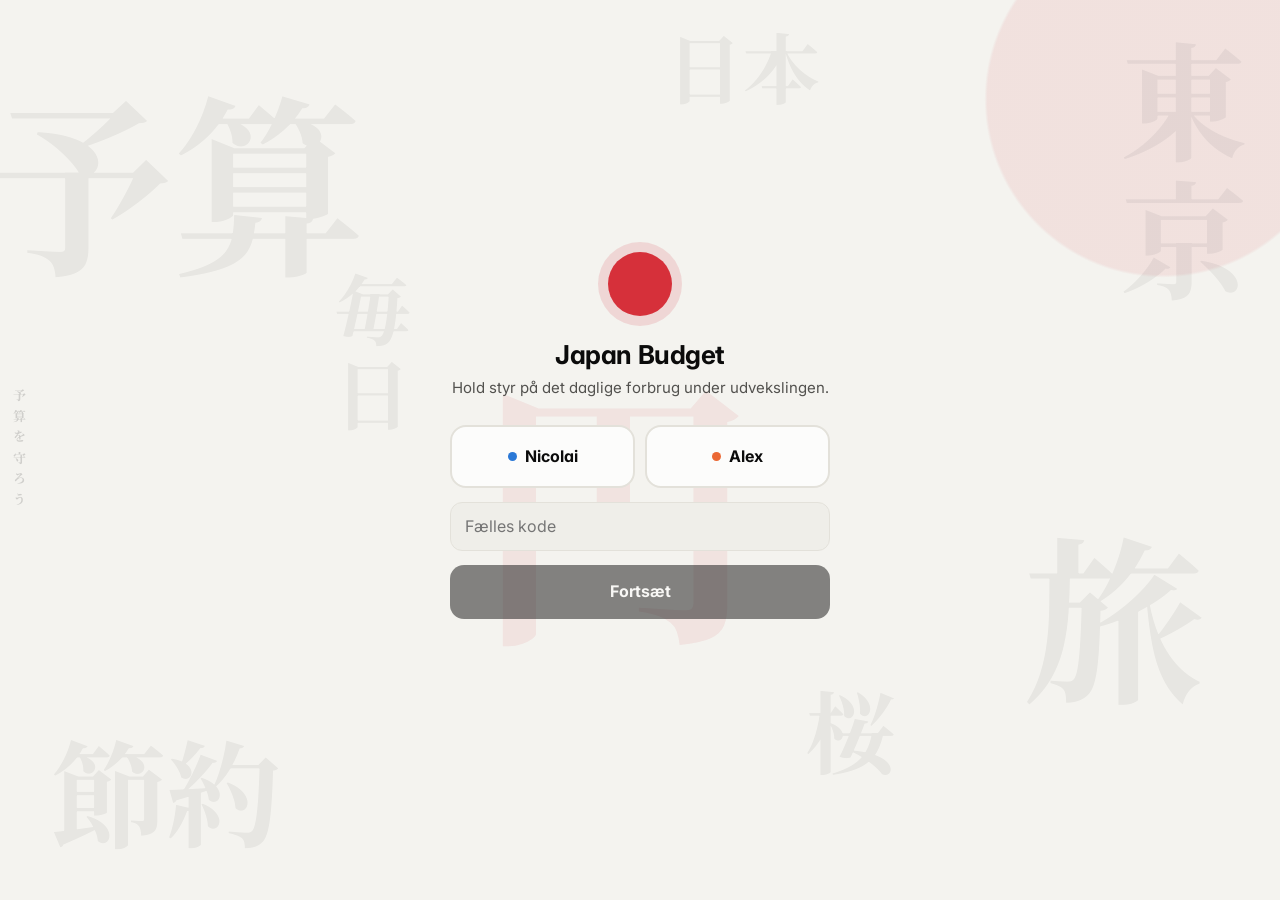
<file: index.html>
<!doctype html>
<html lang="da">
<head>
  <meta charset="utf-8">
  <meta name="viewport" content="width=device-width, initial-scale=1, viewport-fit=cover">
  <title>Japan Budget</title>
  <meta name="description" content="Nicolai & Alex' budget-tracker til udvekslingen i Japan">
  <meta name="theme-color" content="#f4f3ef" media="(prefers-color-scheme: light)">
  <meta name="theme-color" content="#0e0e0d" media="(prefers-color-scheme: dark)">
  <meta name="apple-mobile-web-app-capable" content="yes">
  <meta name="mobile-web-app-capable" content="yes">
  <meta name="apple-mobile-web-app-status-bar-style" content="default">
  <meta name="apple-mobile-web-app-title" content="Budget">
  <link rel="manifest" href="manifest.webmanifest">
  <link rel="icon" href="icon.svg" type="image/svg+xml">
  <link rel="apple-touch-icon" href="apple-touch-icon.png">
  <link rel="preconnect" href="https://fonts.googleapis.com">
  <link rel="preconnect" href="https://fonts.gstatic.com" crossorigin>
  <link href="https://fonts.googleapis.com/css2?family=Inter:wght@400;500;600;700&display=swap" rel="stylesheet">
  <link href="https://fonts.googleapis.com/css2?family=Noto+Serif+JP:wght@700&text=%E4%BA%88%E7%AE%97%E6%9D%B1%E4%BA%AC%E5%86%86%E7%AF%80%E7%B4%84%E6%97%85%E6%AF%8E%E6%97%A5%E6%9C%AC%E6%A1%9C%E3%82%92%E5%AE%88%E3%82%8D%E3%81%86&display=swap" rel="stylesheet">
  <link rel="stylesheet" href="styles.css?v=6">
</head>
<body>
  <div class="bg-deco" aria-hidden="true">
    <div class="hinomaru"></div>
    <span class="g g1">予算</span><span class="g g2 v">東京</span><span class="g g3 sun">円</span><span class="g g4">節約</span>
    <span class="g g5">旅</span><span class="g g6 v">毎日</span><span class="g g7">日本</span><span class="g g8">桜</span>
    <span class="phrase">予算を守ろう</span>
    <div class="wave"></div>
  </div>
  <div id="root"></div>
  <div id="toast" class="toast" role="status" aria-live="polite"></div>
  <script src="config.js?v=2"></script>
  <script src="migrations.js?v=1"></script>
  <script src="app.js?v=5"></script>
  <script src="bank-link.js?v=2"></script>
</body>
</html>
</file>
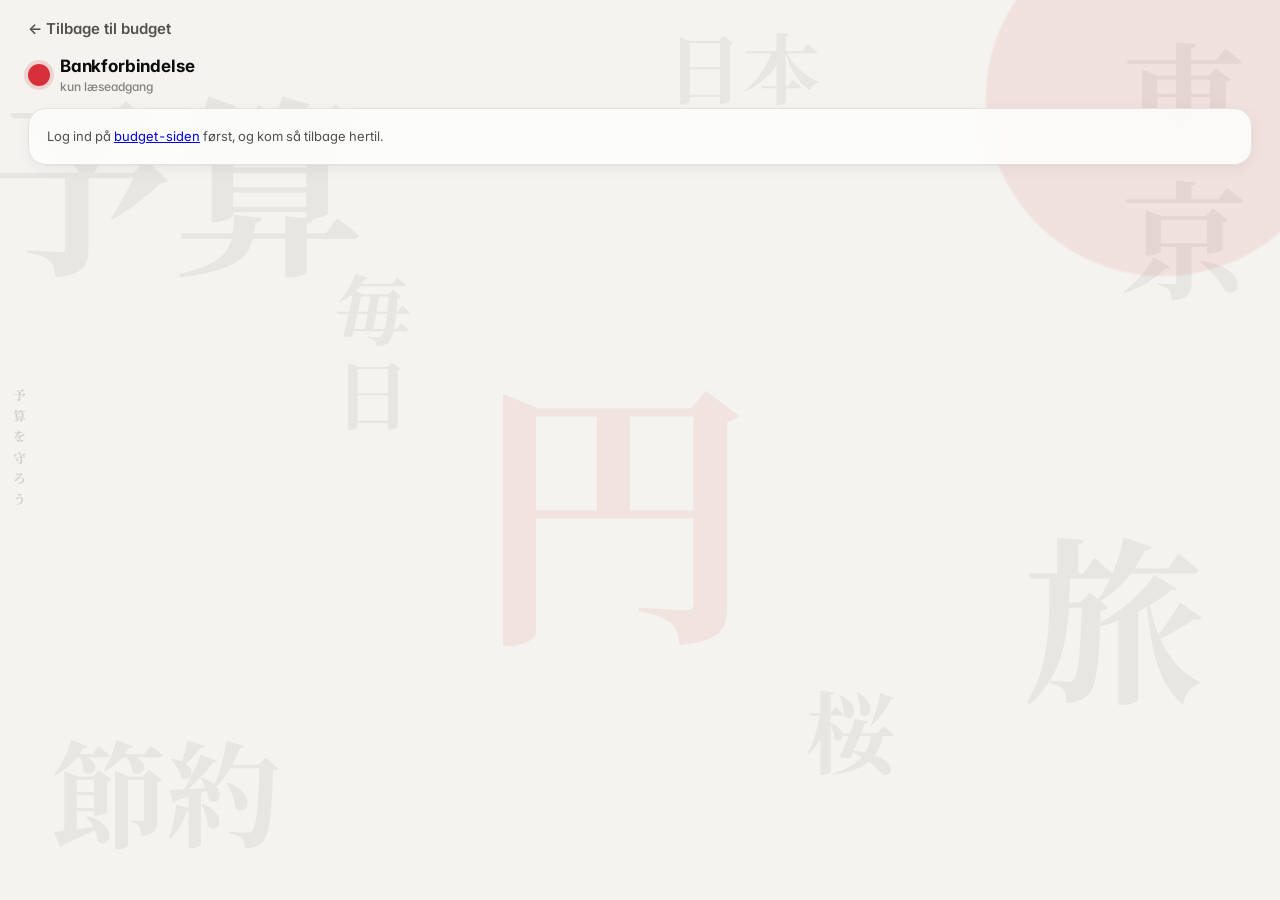
<file: bank.html>
<!doctype html>
<html lang="da">
<head>
  <meta charset="utf-8">
  <meta name="viewport" content="width=device-width, initial-scale=1, viewport-fit=cover">
  <title>Bank · Japan Budget</title>
  <meta name="theme-color" content="#0e0e0d">
  <link rel="icon" href="icon.svg" type="image/svg+xml">
  <link rel="apple-touch-icon" href="apple-touch-icon.png">
  <link href="https://fonts.googleapis.com/css2?family=Inter:wght@400;500;600;700&display=swap" rel="stylesheet">
  <link href="https://fonts.googleapis.com/css2?family=Noto+Serif+JP:wght@700&text=%E4%BA%88%E7%AE%97%E6%9D%B1%E4%BA%AC%E5%86%86%E7%AF%80%E7%B4%84%E6%97%85%E6%AF%8E%E6%97%A5%E6%9C%AC%E6%A1%9C%E3%82%92%E5%AE%88%E3%82%8D%E3%81%86&display=swap" rel="stylesheet">
  <link rel="stylesheet" href="styles.css?v=4">
  <style>
    .list { font-size: 13px; }
    .list div { display: flex; justify-content: space-between; gap: 10px; padding: 6px 0; border-top: 1px solid var(--border); }
    .list div span:first-child { color: var(--text-2); overflow: hidden; text-overflow: ellipsis; white-space: nowrap; }
    .list div span:last-child { font-weight: 600; white-space: nowrap; }
    textarea.input { min-height: 160px; font-size: 14px; font-family: ui-monospace, Menlo, monospace; }
    .acc { display: flex; align-items: center; gap: 10px; padding: 8px 0; font-size: 15px; }
    .acc input { width: 20px; height: 20px; flex: none; }
    select.input { appearance: auto; }
    .back { display: inline-flex; align-items: center; gap: 6px; color: var(--text-2); text-decoration: none; font-weight: 600; margin-bottom: 14px; }
    .err { color: var(--bad-text); font-size: 14px; overflow-wrap: anywhere; }
    .banner, .stat .s { overflow-wrap: anywhere; }
  </style>
</head>
<body>
  <div class="bg-deco" aria-hidden="true">
    <div class="hinomaru"></div>
    <span class="g g1">予算</span><span class="g g2 v">東京</span><span class="g g3 sun">円</span><span class="g g4">節約</span>
    <span class="g g5">旅</span><span class="g g6 v">毎日</span><span class="g g7">日本</span><span class="g g8">桜</span>
    <span class="phrase">予算を守ろう</span>
    <div class="wave"></div>
  </div>
  <div class="app" style="padding-bottom:40px">
    <a class="back" href="./">← Tilbage til budget</a>
    <header class="top"><div class="logo"><span class="sun"></span><div>Bankforbindelse<small id="who">kun læseadgang</small></div></div></header>
    <div id="main"><div class="card"><div class="sub">Henter status…</div></div></div>
  </div>
  <div id="toast" class="toast" role="status" aria-live="polite"></div>
  <script src="config.js?v=2"></script>
  <script>
  (() => {
    const $ = s => document.querySelector(s);
    const esc = s => String(s ?? '').replace(/[&<>"']/g, c => ({ '&': '&amp;', '<': '&lt;', '>': '&gt;', '"': '&quot;', "'": '&#39;' }[c]));
    const kr = n => new Intl.NumberFormat('da-DK', { maximumFractionDigits: 0 }).format(Math.round(n)) + ' kr';
    const dt = s => s ? new Date(s).toLocaleString('da-DK', { day: 'numeric', month: 'short', hour: '2-digit', minute: '2-digit' }) : '–';
    const d = s => s ? new Date(s).toLocaleDateString('da-DK', { day: 'numeric', month: 'short', year: 'numeric' }) : '–';
    const store = (k, v, remember) => { try { if (v == null) { sessionStorage.removeItem(k); localStorage.removeItem(k); } else { sessionStorage.setItem(k, v); if (remember) localStorage.setItem(k, v); } } catch { /* ignore */ } };
    const load = k => { try { return sessionStorage.getItem(k) || localStorage.getItem(k); } catch { return null; } };
    let S = null; try { S = JSON.parse(localStorage.getItem('jb_session')); } catch { /* ignore */ }
    try { const t = JSON.parse(localStorage.getItem('jb_theme')); if (t && t !== 'auto') document.documentElement.setAttribute('data-theme', t); } catch { /* ignore */ }
    const NAMES = { nicolai: 'Nicolai', alex: 'Alex' };
    const PERSON = S && S.me;
    const CODE_KEY = 'jb_bankcode_' + PERSON;
    let bankCode = load(CODE_KEY);
    const FN = (window.JB_CONFIG.supabaseUrl || '').replace(/\/$/, '') + '/functions/v1/bank';
    let toastT;
    const toast = m => { const t = $('#toast'); t.textContent = m; t.classList.add('show'); clearTimeout(toastT); toastT = setTimeout(() => t.classList.remove('show'), 2600); };
    if (PERSON) $('#who').textContent = `${NAMES[PERSON] || PERSON} · kun læseadgang · kun du kan se den`;

    async function call(action, extra = {}) {
      const r = await fetch(FN, { method: 'POST', headers: { 'Content-Type': 'application/json', apikey: window.JB_CONFIG.supabaseKey }, body: JSON.stringify({ action, pin: S && S.pin, person: PERSON, bank_code: bankCode, ...extra }) });
      let data = null; try { data = await r.json(); } catch { data = { error: 'Ugyldigt svar fra serveren (' + r.status + ')' }; }
      if (!r.ok || (data && data.error)) { const e = new Error((data && data.error) || r.statusText); e.data = data || {}; throw e; }
      return data;
    }

    function codeForm(hasCode, msg) {
      $('#main').innerHTML = `<section class="card">
        <h2>${hasCode ? 'Din bankkode' : 'Vælg en personlig bankkode'}</h2>
        <div class="sub" style="margin-bottom:12px">${hasCode ? `Indtast ${esc(NAMES[PERSON])}s bankkode for at se forbindelsen.` : `Koden beskytter ${esc(NAMES[PERSON])}s bankforbindelse, så kun du kan se og ændre den. Mindst 4 tegn.`}</div>
        <div class="field"><input id="c1" class="input" type="password" inputmode="text" autocomplete="${hasCode ? 'current-password' : 'new-password'}" placeholder="Bankkode"></div>
        ${hasCode ? '' : '<div class="field"><input id="c2" class="input" type="password" autocomplete="new-password" placeholder="Gentag bankkode"></div>'}
        <label class="acc"><input type="checkbox" id="rem" checked>Husk på denne enhed</label>
        <div class="btns"><button class="btn" id="go">${hasCode ? 'Lås op' : 'Gem bankkode'}</button></div>
        <div class="err" id="cerr" style="margin-top:10px">${esc(msg || '')}</div>
      </section>`;
      const go = async () => {
        const c1 = $('#c1').value.trim(), c2 = $('#c2') ? $('#c2').value.trim() : c1;
        if (c1.length < 4) { $('#cerr').textContent = 'Mindst 4 tegn'; return; }
        if (c1 !== c2) { $('#cerr').textContent = 'Koderne er ikke ens'; return; }
        $('#go').disabled = true; bankCode = c1;
        try {
          if (!hasCode) await call('set_code');
          else await call('status');
          store(CODE_KEY, c1, $('#rem').checked);
          start();
        } catch (e) { bankCode = null; $('#go').disabled = false; $('#cerr').textContent = e.message + (e.data.tries_left != null ? ` (${e.data.tries_left} forsøg tilbage)` : ''); }
      };
      $('#go').addEventListener('click', go);
      $('#c1').addEventListener('keydown', e => { if (e.key === 'Enter' && !$('#c2')) go(); });
      setTimeout(() => $('#c1').focus(), 100);
    }

    function render(st, note) {
      const r = st.last_result || {};
      const expiring = st.linked && st.days_left != null && st.days_left <= 14;
      $('#main').innerHTML = `
        ${note ? `<div class="banner">${note}</div>` : ''}
        <section class="card">
          <h2>Status</h2>
          <div class="stats">
            <div class="stat"><div class="k">Forbindelse</div><div class="v ${st.linked ? 'pos' : ''}">${st.linked ? 'Aktiv' : 'Ikke koblet'}</div><div class="s">${esc(st.aspsp || 'Ingen bank valgt')}</div></div>
            <div class="stat"><div class="k">Gyldig til</div><div class="v ${expiring ? 'neg' : ''}">${st.linked ? (st.days_left ?? '–') + ' dage' : '–'}</div><div class="s">${d(st.valid_until)}</div></div>
            <div class="stat wide"><div class="k">Seneste hentning</div><div class="v" style="font-size:17px">${dt(st.last_sync)}</div>
              <div class="s">${r.error ? `<span class="err">${esc(r.error)}</span>` : r.ok ? `${r.imported} nye udgifter · ${(r.skipped || []).length} sprunget over` : 'Henter automatisk kl. 06 og 18'}</div></div>
          </div>
          ${st.accounts && st.accounts.length ? `<div style="margin-top:14px"><span class="lab">Konti der hentes fra</span>
            ${st.accounts.map(a => `<label class="acc"><input type="checkbox" data-uid="${esc(a.uid)}" ${a.enabled ? 'checked' : ''}>${esc(a.name)}${a.last4 ? ` <span class="muted">··${esc(a.last4)}</span>` : ''}</label>`).join('')}
            <button class="link-btn" id="save-acc">Gem kontovalg</button></div>` : ''}
          ${st.linked ? '' : `<div class="field" style="margin-top:14px"><label for="bank">Din bank</label><select id="bank" class="input"><option>Henter banker…</option></select></div>`}
          <div class="btns" style="margin-top:14px">
            ${st.linked ? '<button class="btn" id="sync">Hent nu</button>' : ''}
            <button class="btn ${st.linked ? 'ghost' : ''}" id="link">${st.linked ? 'Forny forbindelse (MitID)' : 'Kobl bank (MitID)'}</button>
            ${st.linked ? '<button class="btn danger" id="unlink">Fjern forbindelse</button>' : ''}
          </div>
        </section>

        ${r.imported_list && r.imported_list.length ? `<section class="card"><h2>Hentet sidst</h2><div class="list">
          ${r.imported_list.map(x => `<div><span>${esc(x.day)} · ${esc(x.note)}</span><span>${kr(x.amount_dkk)}</span></div>`).join('')}</div></section>` : ''}

        ${r.skipped && r.skipped.length ? `<section class="card"><h2>Sprunget over</h2><div class="sub" style="margin-bottom:8px">Tæller ikke som dagligt forbrug (matcher listen nedenfor).</div><div class="list">
          ${r.skipped.map(x => `<div><span>${esc(x.day)} · ${esc(x.text)}</span><span>${kr(x.amount)}</span></div>`).join('')}</div></section>` : ''}

        <section class="card">
          <h2>Tjek perioden før lock-in</h2>
          <div class="sub" style="margin-bottom:10px">Henter dine posteringer fra ankomst til dagen før lock-in og deler dem op i opsparing, husleje, lån, kontanter og øvrigt forbrug.</div>
          <div id="analysis">${st.analysis ? analysisHtml(st.analysis) : ''}</div>
          <div class="btns"><button class="btn ghost" id="analyze">Analysér perioden</button></div>
        </section>

        <section class="card">
          <h2>Spring over hvis teksten indeholder</h2>
          <div class="sub" style="margin-bottom:10px">Ét ord pr. linje (store/små bogstaver er ligegyldige). Bruges til husleje, lån, overførsler osv.</div>
          <textarea class="input" id="patterns">${esc((st.exclude_patterns || []).join('\n'))}</textarea>
          <div class="btns"><button class="btn ghost" id="save-pat">Gem liste</button></div>
        </section>
        <div class="sub" style="text-align:center;margin-top:8px">Indbetalinger springes altid over. Kontanthævninger tæller som forbrug. Slettede bankposteringer hentes ikke igen.</div>
        <div style="display:flex;justify-content:center;gap:18px;margin-top:14px">
          <button class="link-btn" id="chg">Skift bankkode</button>
          <button class="link-btn" id="lock">Lås (glem kode her)</button>
        </div>`;

      const on = (id, fn) => { const el = $('#' + id); if (el) el.addEventListener('click', async ev => { ev.target.disabled = true; try { await fn(); } catch (e) { handleErr(e); } ev.target.disabled = false; }); };
      on('link', async () => { const sel = $('#bank'); const res = await call('auth', sel && sel.value ? { bank: sel.value } : {}); store(CODE_KEY, bankCode, !!localStorage.getItem(CODE_KEY)); location.href = res.url; });
      on('sync', async () => { toast('Henter…'); const res = await call('sync'); toast(res.ok === false ? res.error : `${res.imported} nye udgifter`); render(await call('status')); });
      on('unlink', async () => { if (!confirm('Fjern bankforbindelsen?')) return; render(await call('unlink')); toast('Forbindelsen er fjernet'); });
      on('save-pat', async () => { render(await call('settings', { exclude_patterns: $('#patterns').value.split('\n') })); toast('Gemt'); });
      on('save-acc', async () => { const enabled = [...document.querySelectorAll('[data-uid]')].filter(x => x.checked).map(x => x.dataset.uid); render(await call('settings', { enabled })); toast('Gemt'); });
      on('analyze', async () => { toast('Henter posteringer…'); const a = await call('analyze'); $('#analysis').innerHTML = analysisHtml(a); });
      on('lock', async () => { store(CODE_KEY, null); bankCode = null; start(); });
      on('chg', async () => {
        const nc = prompt('Ny bankkode (mindst 4 tegn):'); if (!nc) return;
        if (nc.trim().length < 4) { toast('Mindst 4 tegn'); return; }
        await call('change_code', { new_code: nc.trim() });
        const remember = !!localStorage.getItem(CODE_KEY); bankCode = nc.trim(); store(CODE_KEY, bankCode, remember); toast('Bankkoden er skiftet');
      });
      const sel = $('#bank');
      if (sel) call('banks').then(res => {
        const def = PERSON === 'nicolai' ? (res.banks.find(b => /l[åa]n\s*(&|og)\s*spar/i.test(b)) || '') : '';
        sel.innerHTML = `<option value="">Vælg bank…</option>` + res.banks.map(b => `<option ${b === def ? 'selected' : ''}>${esc(b)}</option>`).join('');
      }).catch(e => { sel.innerHTML = `<option value="">Kunne ikke hente banker</option>`; toast(e.message); });
    }

    function analysisHtml(a) {
      return `<div class="sub" style="margin-bottom:8px">${esc(a.from)} – ${esc(a.to)} · ${a.count} udbetalinger</div>
        <table class="breakdown">${a.groups.map(g => `<tr><td>${esc(g.label)} <span class="muted">(${g.n})</span></td><td>${kr(g.sum)}</td></tr>`).join('')}
        <tr class="total"><td>Udbetalinger i alt</td><td>${kr(a.debits)}</td></tr>
        <tr class="indent"><td>Indbetalinger i perioden</td><td>${kr(a.credits)}</td></tr></table>
        <span class="lab" style="margin-top:14px">Største udbetalinger</span>
        <div class="list">${a.largest.map(x => `<div><span>${esc(x.day)} · ${esc(x.text)}</span><span>${kr(x.amount)}</span></div>`).join('')}</div>`;
    }

    function handleErr(e) {
      if (e.data && (e.data.bad_code || e.data.need_code_setup)) { store(CODE_KEY, null); bankCode = null; codeForm(!e.data.need_code_setup, e.message); return; }
      toast(e.message);
    }

    async function start() {
      if (!S || !S.pin || !PERSON) { $('#main').innerHTML = '<section class="card"><div class="sub">Log ind på <a href="./">budget-siden</a> først, og kom så tilbage hertil.</div></section>'; return; }
      const q = new URLSearchParams(location.search);
      try {
        if (!bankCode) { const cs = await call('code_state'); if (cs.locked) { $('#main').innerHTML = '<section class="card"><div class="err">For mange forkerte forsøg – prøv igen om lidt.</div></section>'; return; } codeForm(cs.has_code); return; }
        if (q.get('error')) {
          history.replaceState(null, '', location.pathname);
          render(await call('status'), `Banken afviste koblingen: ${esc(q.get('error_description') || q.get('error'))}`);
        } else if (q.get('code')) {
          $('#main').innerHTML = '<section class="card"><div class="sub">Gemmer forbindelsen og henter posteringer…</div></section>';
          const res = await call('session', { code: q.get('code'), state: q.get('state') });
          history.replaceState(null, '', location.pathname);
          const s = res.sync || {};
          render(res, s.ok ? `Koblet! ${s.imported} udgifter hentet.` : `Koblet. ${esc(s.error || '')}`);
        } else {
          render(await call('status'));
        }
      } catch (e) {
        if (e.data && (e.data.bad_code || e.data.need_code_setup)) return handleErr(e);
        $('#main').innerHTML = `<section class="card"><div class="err">${esc(e.message)}</div><div class="btns" style="margin-top:12px"><button class="btn ghost" onclick="location.href=location.pathname">Prøv igen</button></div></section>`;
      }
    }
    start();
  })();
  </script>
</body>
</html>
</file>
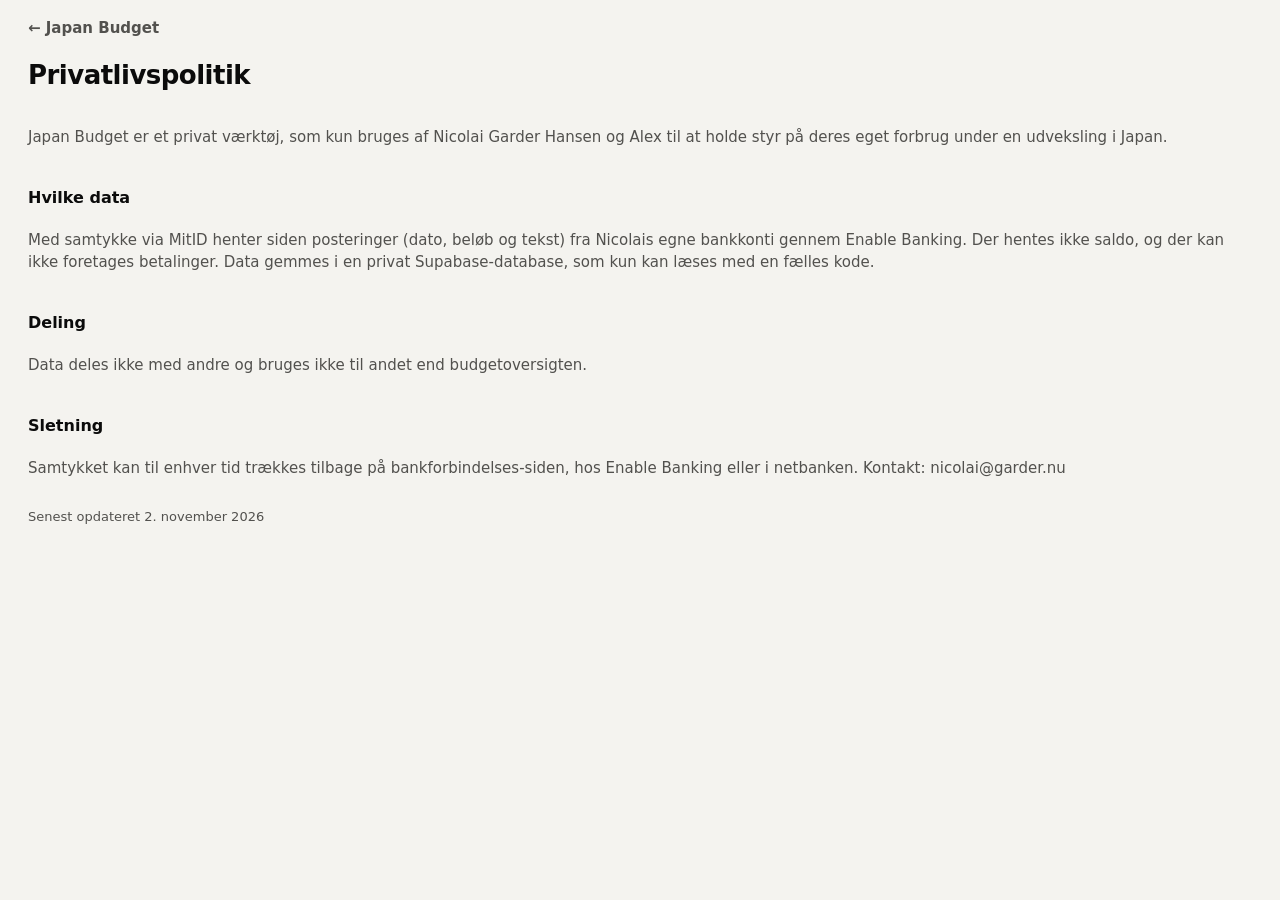
<file: privacy.html>
<!doctype html>
<html lang="da">
<head>
  <meta charset="utf-8">
  <meta name="viewport" content="width=device-width, initial-scale=1">
  <title>Privatlivspolitik · Japan Budget</title>
  <link rel="stylesheet" href="styles.css?v=2">
  <style>.doc h1{font-size:26px;letter-spacing:-.02em}.doc h2{font-size:16px;margin:22px 0 6px}.doc p{color:var(--text-2)}</style>
</head>
<body>
  <main class="app doc" style="padding-bottom:40px">
    <a href="./" style="color:var(--text-2);text-decoration:none;font-weight:600">← Japan Budget</a>
    <h1>Privatlivspolitik</h1>
    <p>Japan Budget er et privat værktøj, som kun bruges af Nicolai Garder Hansen og Alex til at holde styr på deres eget forbrug under en udveksling i Japan.</p>
<h2>Hvilke data</h2><p>Med samtykke via MitID henter siden posteringer (dato, beløb og tekst) fra Nicolais egne bankkonti gennem Enable Banking. Der hentes ikke saldo, og der kan ikke foretages betalinger. Data gemmes i en privat Supabase-database, som kun kan læses med en fælles kode.</p>
<h2>Deling</h2><p>Data deles ikke med andre og bruges ikke til andet end budgetoversigten.</p>
<h2>Sletning</h2><p>Samtykket kan til enhver tid trækkes tilbage på bankforbindelses-siden, hos Enable Banking eller i netbanken. Kontakt: nicolai@garder.nu</p>
    <p class="muted" style="font-size:13px">Senest opdateret 2. november 2026</p>
  </main>
</body>
</html>
</file>
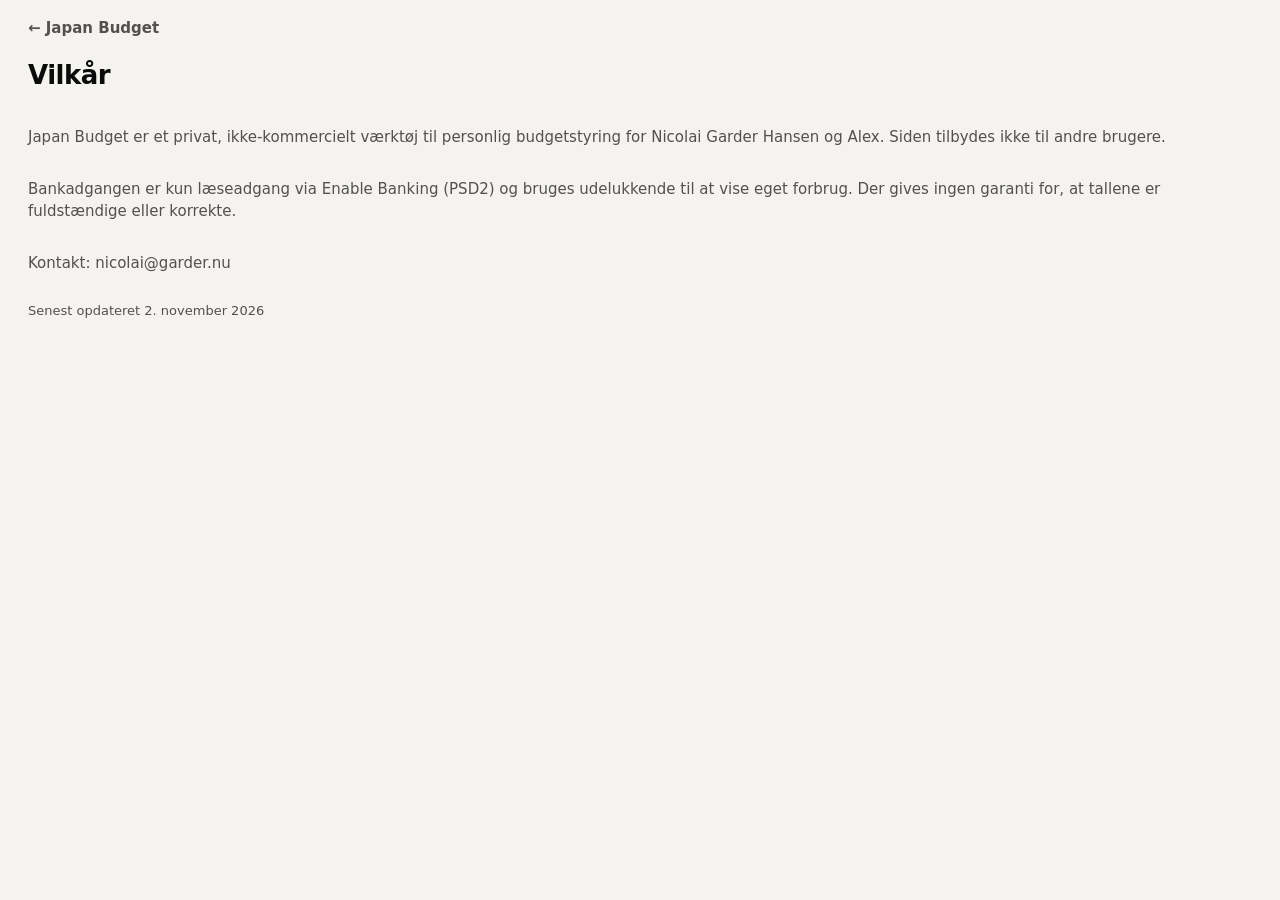
<file: terms.html>
<!doctype html>
<html lang="da">
<head>
  <meta charset="utf-8">
  <meta name="viewport" content="width=device-width, initial-scale=1">
  <title>Vilkår · Japan Budget</title>
  <link rel="stylesheet" href="styles.css?v=2">
  <style>.doc h1{font-size:26px;letter-spacing:-.02em}.doc h2{font-size:16px;margin:22px 0 6px}.doc p{color:var(--text-2)}</style>
</head>
<body>
  <main class="app doc" style="padding-bottom:40px">
    <a href="./" style="color:var(--text-2);text-decoration:none;font-weight:600">← Japan Budget</a>
    <h1>Vilkår</h1>
    <p>Japan Budget er et privat, ikke-kommercielt værktøj til personlig budgetstyring for Nicolai Garder Hansen og Alex. Siden tilbydes ikke til andre brugere.</p>
<p>Bankadgangen er kun læseadgang via Enable Banking (PSD2) og bruges udelukkende til at vise eget forbrug. Der gives ingen garanti for, at tallene er fuldstændige eller korrekte.</p>
<p>Kontakt: nicolai@garder.nu</p>
    <p class="muted" style="font-size:13px">Senest opdateret 2. november 2026</p>
  </main>
</body>
</html>
</file>
<file: styles.css>
:root {
  color-scheme: light;
  --bg: #f4f3ef;
  --surface: #fcfcfb;
  --surface-2: #efeee9;
  --border: #e3e1da;
  --text: #0b0b0b;
  --text-2: #52514e;
  --muted: #84837d;
  --grid: #e7e5df;
  --nicolai: #2a78d6;
  --alex: #eb6834;
  --good: #0ca30c;
  --good-text: #006300;
  --bad: #d03b3b;
  --bad-text: #b22d2d;
  --sun: #d6303a;
  --btn: #111110;
  --btn-text: #fcfcfb;
  --shadow: 0 1px 2px rgba(20, 20, 15, .04), 0 4px 16px rgba(20, 20, 15, .05);
  --radius: 18px;
  --deco: .05;
  --wave: url("data:image/svg+xml,%3Csvg xmlns="http://www.w3.org/2000/svg" width="80" height="40" viewBox="0 0 80 40"%3E%3Ccircle cx="0" cy="0" r="39" fill="%23f4f3ef" stroke="%230b0b0b" stroke-width="1.2"/%3E%3Ccircle cx="0" cy="0" r="30" fill="none" stroke="%230b0b0b" stroke-width="1.2"/%3E%3Ccircle cx="0" cy="0" r="21" fill="none" stroke="%230b0b0b" stroke-width="1.2"/%3E%3Ccircle cx="0" cy="0" r="12" fill="none" stroke="%230b0b0b" stroke-width="1.2"/%3E%3Ccircle cx="80" cy="0" r="39" fill="%23f4f3ef" stroke="%230b0b0b" stroke-width="1.2"/%3E%3Ccircle cx="80" cy="0" r="30" fill="none" stroke="%230b0b0b" stroke-width="1.2"/%3E%3Ccircle cx="80" cy="0" r="21" fill="none" stroke="%230b0b0b" stroke-width="1.2"/%3E%3Ccircle cx="80" cy="0" r="12" fill="none" stroke="%230b0b0b" stroke-width="1.2"/%3E%3Ccircle cx="40" cy="20" r="39" fill="%23f4f3ef" stroke="%230b0b0b" stroke-width="1.2"/%3E%3Ccircle cx="40" cy="20" r="30" fill="none" stroke="%230b0b0b" stroke-width="1.2"/%3E%3Ccircle cx="40" cy="20" r="21" fill="none" stroke="%230b0b0b" stroke-width="1.2"/%3E%3Ccircle cx="40" cy="20" r="12" fill="none" stroke="%230b0b0b" stroke-width="1.2"/%3E%3Ccircle cx="0" cy="40" r="39" fill="%23f4f3ef" stroke="%230b0b0b" stroke-width="1.2"/%3E%3Ccircle cx="0" cy="40" r="30" fill="none" stroke="%230b0b0b" stroke-width="1.2"/%3E%3Ccircle cx="0" cy="40" r="21" fill="none" stroke="%230b0b0b" stroke-width="1.2"/%3E%3Ccircle cx="0" cy="40" r="12" fill="none" stroke="%230b0b0b" stroke-width="1.2"/%3E%3Ccircle cx="80" cy="40" r="39" fill="%23f4f3ef" stroke="%230b0b0b" stroke-width="1.2"/%3E%3Ccircle cx="80" cy="40" r="30" fill="none" stroke="%230b0b0b" stroke-width="1.2"/%3E%3Ccircle cx="80" cy="40" r="21" fill="none" stroke="%230b0b0b" stroke-width="1.2"/%3E%3Ccircle cx="80" cy="40" r="12" fill="none" stroke="%230b0b0b" stroke-width="1.2"/%3E%3C/svg%3E");
}
@media (prefers-color-scheme: dark) {
  :root:not([data-theme="light"]) {
    color-scheme: dark;
    --bg: #0e0e0d;
    --surface: #1a1a19;
    --surface-2: #242422;
    --border: #2d2d2a;
    --text: #f0efec;
    --text-2: #c3c2b7;
    --muted: #8d8c84;
    --grid: #2b2b28;
    --nicolai: #3987e5;
    --alex: #d95926;
    --good-text: #4fcb4f;
    --bad-text: #ef7a7a;
    --btn: #f0efec;
    --btn-text: #121211;
    --shadow: 0 1px 2px rgba(0, 0, 0, .3);
    --deco: .055;
    --wave: url("data:image/svg+xml,%3Csvg xmlns="http://www.w3.org/2000/svg" width="80" height="40" viewBox="0 0 80 40"%3E%3Ccircle cx="0" cy="0" r="39" fill="%230e0e0d" stroke="%23f0efec" stroke-width="1.2"/%3E%3Ccircle cx="0" cy="0" r="30" fill="none" stroke="%23f0efec" stroke-width="1.2"/%3E%3Ccircle cx="0" cy="0" r="21" fill="none" stroke="%23f0efec" stroke-width="1.2"/%3E%3Ccircle cx="0" cy="0" r="12" fill="none" stroke="%23f0efec" stroke-width="1.2"/%3E%3Ccircle cx="80" cy="0" r="39" fill="%230e0e0d" stroke="%23f0efec" stroke-width="1.2"/%3E%3Ccircle cx="80" cy="0" r="30" fill="none" stroke="%23f0efec" stroke-width="1.2"/%3E%3Ccircle cx="80" cy="0" r="21" fill="none" stroke="%23f0efec" stroke-width="1.2"/%3E%3Ccircle cx="80" cy="0" r="12" fill="none" stroke="%23f0efec" stroke-width="1.2"/%3E%3Ccircle cx="40" cy="20" r="39" fill="%230e0e0d" stroke="%23f0efec" stroke-width="1.2"/%3E%3Ccircle cx="40" cy="20" r="30" fill="none" stroke="%23f0efec" stroke-width="1.2"/%3E%3Ccircle cx="40" cy="20" r="21" fill="none" stroke="%23f0efec" stroke-width="1.2"/%3E%3Ccircle cx="40" cy="20" r="12" fill="none" stroke="%23f0efec" stroke-width="1.2"/%3E%3Ccircle cx="0" cy="40" r="39" fill="%230e0e0d" stroke="%23f0efec" stroke-width="1.2"/%3E%3Ccircle cx="0" cy="40" r="30" fill="none" stroke="%23f0efec" stroke-width="1.2"/%3E%3Ccircle cx="0" cy="40" r="21" fill="none" stroke="%23f0efec" stroke-width="1.2"/%3E%3Ccircle cx="0" cy="40" r="12" fill="none" stroke="%23f0efec" stroke-width="1.2"/%3E%3Ccircle cx="80" cy="40" r="39" fill="%230e0e0d" stroke="%23f0efec" stroke-width="1.2"/%3E%3Ccircle cx="80" cy="40" r="30" fill="none" stroke="%23f0efec" stroke-width="1.2"/%3E%3Ccircle cx="80" cy="40" r="21" fill="none" stroke="%23f0efec" stroke-width="1.2"/%3E%3Ccircle cx="80" cy="40" r="12" fill="none" stroke="%23f0efec" stroke-width="1.2"/%3E%3C/svg%3E");
  }
}
:root[data-theme="dark"] {
  color-scheme: dark;
  --bg: #0e0e0d;
  --surface: #1a1a19;
  --surface-2: #242422;
  --border: #2d2d2a;
  --text: #f0efec;
  --text-2: #c3c2b7;
  --muted: #8d8c84;
  --grid: #2b2b28;
  --nicolai: #3987e5;
  --alex: #d95926;
  --good-text: #4fcb4f;
  --bad-text: #ef7a7a;
  --btn: #f0efec;
  --btn-text: #121211;
  --shadow: 0 1px 2px rgba(0, 0, 0, .3);
  --deco: .055;
  --wave: url("data:image/svg+xml,%3Csvg xmlns="http://www.w3.org/2000/svg" width="80" height="40" viewBox="0 0 80 40"%3E%3Ccircle cx="0" cy="0" r="39" fill="%230e0e0d" stroke="%23f0efec" stroke-width="1.2"/%3E%3Ccircle cx="0" cy="0" r="30" fill="none" stroke="%23f0efec" stroke-width="1.2"/%3E%3Ccircle cx="0" cy="0" r="21" fill="none" stroke="%23f0efec" stroke-width="1.2"/%3E%3Ccircle cx="0" cy="0" r="12" fill="none" stroke="%23f0efec" stroke-width="1.2"/%3E%3Ccircle cx="80" cy="0" r="39" fill="%230e0e0d" stroke="%23f0efec" stroke-width="1.2"/%3E%3Ccircle cx="80" cy="0" r="30" fill="none" stroke="%23f0efec" stroke-width="1.2"/%3E%3Ccircle cx="80" cy="0" r="21" fill="none" stroke="%23f0efec" stroke-width="1.2"/%3E%3Ccircle cx="80" cy="0" r="12" fill="none" stroke="%23f0efec" stroke-width="1.2"/%3E%3Ccircle cx="40" cy="20" r="39" fill="%230e0e0d" stroke="%23f0efec" stroke-width="1.2"/%3E%3Ccircle cx="40" cy="20" r="30" fill="none" stroke="%23f0efec" stroke-width="1.2"/%3E%3Ccircle cx="40" cy="20" r="21" fill="none" stroke="%23f0efec" stroke-width="1.2"/%3E%3Ccircle cx="40" cy="20" r="12" fill="none" stroke="%23f0efec" stroke-width="1.2"/%3E%3Ccircle cx="0" cy="40" r="39" fill="%230e0e0d" stroke="%23f0efec" stroke-width="1.2"/%3E%3Ccircle cx="0" cy="40" r="30" fill="none" stroke="%23f0efec" stroke-width="1.2"/%3E%3Ccircle cx="0" cy="40" r="21" fill="none" stroke="%23f0efec" stroke-width="1.2"/%3E%3Ccircle cx="0" cy="40" r="12" fill="none" stroke="%23f0efec" stroke-width="1.2"/%3E%3Ccircle cx="80" cy="40" r="39" fill="%230e0e0d" stroke="%23f0efec" stroke-width="1.2"/%3E%3Ccircle cx="80" cy="40" r="30" fill="none" stroke="%23f0efec" stroke-width="1.2"/%3E%3Ccircle cx="80" cy="40" r="21" fill="none" stroke="%23f0efec" stroke-width="1.2"/%3E%3Ccircle cx="80" cy="40" r="12" fill="none" stroke="%23f0efec" stroke-width="1.2"/%3E%3C/svg%3E");
}

* { box-sizing: border-box; }
html { -webkit-text-size-adjust: 100%; }
body {
  margin: 0;
  background: var(--bg);
  color: var(--text);
  font: 15px/1.45 "Inter", system-ui, -apple-system, "Segoe UI", "Hiragino Sans", sans-serif;
  font-feature-settings: "tnum" 1, "cv11" 1;
  -webkit-font-smoothing: antialiased;
  min-height: 100dvh;
}
button, input, select { font: inherit; color: inherit; }
button { cursor: pointer; -webkit-tap-highlight-color: transparent; }
.hidden { display: none !important; }

.app {
  max-width: 600px;
  margin: 0 auto;
  padding: calc(env(safe-area-inset-top) + 14px) 16px calc(env(safe-area-inset-bottom) + 110px);
}

/* Header */
.top { display: flex; align-items: center; gap: 10px; margin-bottom: 14px; }
.logo { display: flex; align-items: center; gap: 10px; font-weight: 700; font-size: 17px; letter-spacing: -.01em; }
.logo .sun { width: 22px; height: 22px; border-radius: 50%; background: var(--sun); box-shadow: 0 0 0 4px color-mix(in srgb, var(--sun) 16%, transparent); }
.logo small { display: block; font-weight: 500; font-size: 12px; color: var(--muted); letter-spacing: 0; }
.top .spacer { flex: 1; }
.icon-btn {
  width: 40px; height: 40px; border-radius: 12px; border: 1px solid var(--border);
  background: var(--surface); display: grid; place-items: center; color: var(--text-2);
}
.icon-btn svg { width: 20px; height: 20px; }
.sync { width: 8px; height: 8px; border-radius: 50%; background: var(--muted); transition: background .3s; }
.sync.ok { background: var(--good); }
.sync.busy { background: #eda100; }
.sync.err { background: var(--bad); }

/* Tabs */
.tabs {
  display: grid; grid-template-columns: repeat(3, 1fr); gap: 4px; padding: 4px;
  background: var(--surface-2); border-radius: 14px; margin-bottom: 10px;
}
.tabs button {
  border: 0; background: transparent; padding: 9px 6px; border-radius: 10px;
  font-weight: 600; font-size: 14px; color: var(--text-2); display: flex; align-items: center; justify-content: center; gap: 7px;
}
.tabs button[aria-selected="true"] { background: var(--surface); color: var(--text); box-shadow: var(--shadow); }
.dot { width: 9px; height: 9px; border-radius: 50%; display: inline-block; flex: none; }
.dot.nicolai { background: var(--nicolai); }
.dot.alex { background: var(--alex); }

.timeline { font-size: 13px; color: var(--text-2); margin: 2px 2px 14px; display: flex; flex-wrap: wrap; gap: 4px 14px; }
.timeline b { color: var(--text); font-weight: 600; }

/* Cards */
.card {
  background: var(--surface); border: 1px solid var(--border); border-radius: var(--radius);
  padding: 18px; margin-bottom: 12px; box-shadow: var(--shadow);
}
.card h2 { font-size: 13px; text-transform: uppercase; letter-spacing: .06em; color: var(--muted); margin: 0 0 12px; font-weight: 600; display: flex; align-items: center; gap: 8px; }
.card h2 .right { margin-left: auto; text-transform: none; letter-spacing: 0; font-weight: 500; }
.sub { color: var(--text-2); font-size: 13px; }
.muted { color: var(--muted); }

/* Hero */
.hero-num { font-size: 44px; font-weight: 700; letter-spacing: -.03em; line-height: 1.05; }
.hero-num .of { font-size: 18px; font-weight: 500; color: var(--muted); letter-spacing: 0; }
.bar { height: 10px; border-radius: 99px; background: var(--surface-2); overflow: hidden; margin: 14px 0 10px; position: relative; }
.bar > span { display: block; height: 100%; border-radius: 99px; transition: width .5s cubic-bezier(.2,.8,.2,1); }
.bar.over > span { background-image: repeating-linear-gradient(135deg, transparent 0 5px, rgba(255,255,255,.35) 5px 8px); }
.hero-foot { display: flex; justify-content: space-between; align-items: center; gap: 10px; flex-wrap: wrap; }
.chip { display: inline-flex; align-items: center; gap: 6px; font-size: 13px; font-weight: 600; padding: 5px 10px 5px 8px; border-radius: 99px; background: var(--surface-2); }
.chip .ic { width: 16px; height: 16px; border-radius: 50%; display: grid; place-items: center; color: #fff; font-size: 11px; font-weight: 800; }
.chip.good .ic { background: var(--good); }
.chip.bad .ic { background: var(--bad); }
.chip.neutral .ic { background: var(--muted); }

/* Stat grid */
.stats { display: grid; grid-template-columns: 1fr 1fr; gap: 10px; }
.stat { background: var(--surface-2); border-radius: 14px; padding: 12px 14px; min-width: 0; }
.stat .k { font-size: 12px; color: var(--text-2); margin-bottom: 2px; }
.stat .v { font-size: 21px; font-weight: 700; letter-spacing: -.02em; white-space: nowrap; overflow: hidden; text-overflow: ellipsis; }
.stat .s { font-size: 12px; color: var(--muted); }
.stat.wide { grid-column: span 2; }
.pos { color: var(--good-text); }
.neg { color: var(--bad-text); }

/* Projection */
.proj { display: grid; grid-template-columns: 1fr 1fr; gap: 10px; margin-bottom: 14px; }
.proj .stat .v { font-size: clamp(17px, 5vw, 23px); overflow: visible; text-overflow: clip; }
.breakdown { width: 100%; border-collapse: collapse; font-size: 14px; }
.breakdown td { padding: 8px 0; border-top: 1px solid var(--border); }
.breakdown td:last-child { text-align: right; font-weight: 600; white-space: nowrap; }
.breakdown tr.indent td:first-child { padding-left: 14px; color: var(--text-2); }
.breakdown tr.indent td { font-weight: 400 !important; font-size: 13px; border-top: 0; padding: 3px 0; }
.breakdown tr.total td { font-weight: 700; border-top: 2px solid var(--text); }

/* Compare pre/post */
.vs { display: grid; grid-template-columns: 1fr auto 1fr; gap: 10px; align-items: stretch; }
.vs .arrow { align-self: center; font-size: 13px; font-weight: 700; text-align: center; padding: 6px 8px; border-radius: 10px; background: var(--surface-2); }

/* Charts */
.chart { position: relative; width: 100%; touch-action: pan-y; }
.chart svg { display: block; width: 100%; overflow: visible; }
.chart text { font-size: 11px; fill: var(--muted); }
.chart .lbl { fill: var(--text-2); font-weight: 600; }
.legend { display: flex; flex-wrap: wrap; gap: 6px 14px; font-size: 12px; color: var(--text-2); margin-bottom: 8px; }
.legend span { display: inline-flex; align-items: center; gap: 6px; }
.legend i { display: inline-block; width: 16px; height: 0; border-top: 2px solid; }
.legend i.dash { border-top-style: dashed; }
.legend i.box { width: 10px; height: 10px; border: 0; border-radius: 3px; }
.tip {
  position: absolute; pointer-events: none; background: var(--text); color: var(--surface);
  font-size: 12px; padding: 7px 9px; border-radius: 9px; white-space: nowrap; z-index: 5;
  transform: translate(-50%, calc(-100% - 10px)); box-shadow: 0 4px 14px rgba(0,0,0,.18);
}
.tip b { font-weight: 700; }
.tip .row { display: flex; align-items: center; gap: 6px; }
.seg { display: inline-flex; background: var(--surface-2); border-radius: 9px; padding: 2px; }
.seg button { border: 0; background: none; font-size: 12px; padding: 3px 9px; border-radius: 7px; color: var(--text-2); font-weight: 600; }
.seg button[aria-pressed="true"] { background: var(--surface); color: var(--text); box-shadow: var(--shadow); }
.empty { text-align: center; color: var(--muted); padding: 22px 8px; font-size: 14px; }

/* Categories */
.cats { display: grid; gap: 10px; }
.cat-row { display: grid; grid-template-columns: 92px 1fr auto; align-items: center; gap: 10px; font-size: 14px; }
.cat-row .track { height: 10px; background: var(--surface-2); border-radius: 99px; overflow: hidden; }
.cat-row .track span { display: block; height: 100%; border-radius: 0 4px 4px 0; }
.cat-row .amt { font-weight: 600; min-width: 64px; text-align: right; }

/* History */
.day-group { margin-top: 6px; }
.day-head { display: flex; justify-content: space-between; font-size: 12px; color: var(--muted); font-weight: 600; text-transform: uppercase; letter-spacing: .05em; padding: 10px 2px 4px; }
.entry {
  display: flex; align-items: center; gap: 12px; width: 100%; text-align: left; border: 0; background: none;
  padding: 10px 2px; border-top: 1px solid var(--border);
}
.entry:first-of-type { border-top: 0; }
.entry .em { width: 36px; height: 36px; border-radius: 11px; background: var(--surface-2); display: grid; place-items: center; flex: none; font-size: 16px; }
.entry .tx { flex: 1; min-width: 0; }
.entry .tx b { display: block; font-weight: 600; font-size: 14px; white-space: nowrap; overflow: hidden; text-overflow: ellipsis; }
.entry .tx span { font-size: 12px; color: var(--muted); }
.entry .am { text-align: right; font-weight: 700; white-space: nowrap; }
.entry .am small { display: block; font-weight: 500; font-size: 12px; color: var(--muted); }
.more { width: 100%; margin-top: 8px; border: 1px solid var(--border); background: none; border-radius: 12px; padding: 10px; font-weight: 600; color: var(--text-2); }

/* Both view */
.duo { display: grid; grid-template-columns: 1fr 1fr; gap: 10px; }
.duo .col { background: var(--surface-2); border-radius: 14px; padding: 12px; min-width: 0; }
.duo .name { display: flex; align-items: center; gap: 7px; font-weight: 700; margin-bottom: 8px; }
.duo .row { display: flex; justify-content: space-between; gap: 6px; font-size: 13px; padding: 4px 0; }
.duo .row span:first-child { color: var(--text-2); }
.duo .row span:last-child { font-weight: 600; text-align: right; }
.duo .big { font-size: 24px; font-weight: 700; letter-spacing: -.02em; }

/* FAB */
.fab {
  position: fixed; left: 50%; transform: translateX(-50%); bottom: calc(env(safe-area-inset-bottom) + 18px);
  border: 0; background: var(--btn); color: var(--btn-text); font-weight: 700; font-size: 16px;
  padding: 15px 26px; border-radius: 99px; display: flex; align-items: center; gap: 8px;
  box-shadow: 0 8px 28px rgba(0,0,0,.25); z-index: 20;
}
.fab svg { width: 20px; height: 20px; }

/* Sheet */
.backdrop { position: fixed; inset: 0; background: rgba(0,0,0,.45); z-index: 30; opacity: 0; transition: opacity .2s; }
.backdrop.show { opacity: 1; }
.sheet {
  position: fixed; left: 0; right: 0; bottom: 0; z-index: 31; max-width: 600px; margin: 0 auto;
  background: var(--surface); border-radius: 22px 22px 0 0; padding: 10px 18px calc(env(safe-area-inset-bottom) + 18px);
  max-height: 92dvh; overflow-y: auto; transform: translateY(100%); transition: transform .28s cubic-bezier(.2,.8,.2,1);
  overscroll-behavior: contain;
}
.sheet.show { transform: translateY(0); }
.sheet .grab { width: 40px; height: 5px; border-radius: 9px; background: var(--border); margin: 0 auto 12px; }
.sheet h3 { margin: 0 0 14px; font-size: 19px; display: flex; align-items: center; }
.sheet h3 .x { margin-left: auto; }
.field { margin-bottom: 14px; }
.field > label, .lab { display: block; font-size: 12px; font-weight: 600; color: var(--text-2); margin-bottom: 6px; text-transform: uppercase; letter-spacing: .05em; }
.input {
  width: 100%; border: 1px solid var(--border); background: var(--surface-2); border-radius: 12px;
  padding: 12px 14px; font-size: 16px; outline: none;
}
.input:focus { border-color: var(--text-2); }
.amount-wrap { display: flex; gap: 8px; align-items: stretch; }
.amount-wrap .input { font-size: 30px; font-weight: 700; padding: 10px 14px; letter-spacing: -.02em; }
.cur { display: grid; grid-template-rows: 1fr 1fr; gap: 4px; background: var(--surface-2); padding: 4px; border-radius: 12px; border: 1px solid var(--border); }
.cur button { border: 0; background: none; border-radius: 8px; font-weight: 700; padding: 0 14px; color: var(--text-2); }
.cur button[aria-pressed="true"] { background: var(--btn); color: var(--btn-text); }
.hint { font-size: 13px; color: var(--muted); margin-top: 6px; min-height: 19px; }
.pills { display: flex; flex-wrap: wrap; gap: 8px; }
.pill { border: 1px solid var(--border); background: var(--surface); border-radius: 99px; padding: 8px 13px; font-size: 14px; font-weight: 500; display: inline-flex; gap: 6px; align-items: center; }
.pill[aria-pressed="true"] { background: var(--btn); color: var(--btn-text); border-color: var(--btn); }
.row2 { display: grid; grid-template-columns: 1fr 1fr; gap: 10px; }
.btn { width: 100%; border: 0; background: var(--btn); color: var(--btn-text); font-weight: 700; padding: 15px; border-radius: 14px; font-size: 16px; }
.btn:disabled { opacity: .5; }
.btn.ghost { background: var(--surface-2); color: var(--text); }
.btn.danger { background: none; color: var(--bad-text); border: 1px solid var(--border); }
.btns { display: grid; gap: 8px; margin-top: 6px; }

/* Settings */
.set-person { border: 1px solid var(--border); border-radius: 16px; padding: 14px; margin-bottom: 14px; }
.set-person h4 { margin: 0 0 12px; display: flex; align-items: center; gap: 8px; font-size: 16px; }
.fixed-row { display: grid; grid-template-columns: 1fr 92px 92px 34px; gap: 6px; margin-bottom: 6px; }
.fixed-row .input { padding: 9px 10px; font-size: 14px; }
.fixed-head { display: grid; grid-template-columns: 1fr 92px 92px 34px; gap: 6px; font-size: 11px; color: var(--muted); margin-bottom: 4px; }
.rm { border: 0; background: none; color: var(--muted); font-size: 20px; }
.link-btn { border: 0; background: none; color: var(--text-2); font-weight: 600; padding: 6px 0; font-size: 14px; }
.budget-hist { font-size: 12px; color: var(--muted); margin-top: 6px; }

/* Login */
.login { min-height: 100dvh; display: grid; place-items: center; padding: 24px 16px; }
.login-box { width: 100%; max-width: 380px; }
.login .sun-big { width: 64px; height: 64px; border-radius: 50%; background: var(--sun); margin: 0 auto 20px; box-shadow: 0 0 0 10px color-mix(in srgb, var(--sun) 14%, transparent); }
.login h1 { text-align: center; margin: 0 0 4px; font-size: 26px; letter-spacing: -.02em; }
.login p { text-align: center; color: var(--text-2); margin: 0 0 26px; }
.who { display: grid; grid-template-columns: 1fr 1fr; gap: 10px; margin-bottom: 14px; }
.who button { border: 2px solid var(--border); background: var(--surface); border-radius: 16px; padding: 18px 10px; font-weight: 700; font-size: 16px; display: flex; gap: 8px; align-items: center; justify-content: center; }
.who button[aria-pressed="true"] { border-color: var(--text); }
.err-msg { color: var(--bad-text); font-size: 14px; text-align: center; min-height: 20px; margin-top: 10px; }

/* Toast */
.toast {
  position: fixed; left: 50%; top: calc(env(safe-area-inset-top) + 14px); transform: translate(-50%, calc(-100% - 40px));
  background: var(--text); color: var(--surface); padding: 10px 16px; border-radius: 12px; font-weight: 600; font-size: 14px;
  z-index: 50; transition: transform .3s cubic-bezier(.2,.8,.2,1); max-width: calc(100% - 32px);
}
.toast.show { transform: translate(-50%, 0); }
.banner { background: var(--surface-2); border-radius: 12px; padding: 10px 12px; font-size: 13px; color: var(--text-2); margin-bottom: 12px; }

@media (min-width: 720px) {
  .app { max-width: 640px; }
  .hero-num { font-size: 52px; }
}

/* Layout: mobil = én kolonne i fast rækkefølge, PC = dashboard der fylder skærmen */
#view { display: flex; flex-direction: column; }
.dcol { display: contents; }
.o1 { order: 1; } .o2 { order: 2; } .o3 { order: 3; } .o4 { order: 4; }
.o5 { order: 5; } .o6 { order: 6; } .o7 { order: 7; } .o8 { order: 8; }
.add-top { display: none; }

@media (min-width: 1100px) {
  html, body { overflow: hidden; }
  .app {
    max-width: 1680px; height: 100dvh; display: flex; flex-direction: column;
    padding: 18px 28px 20px; position: relative;
  }
  .top { margin-bottom: 12px; min-height: 40px; }
  .tabs {
    position: absolute; top: 18px; left: 50%; transform: translateX(-50%);
    width: 400px; margin: 0; z-index: 2;
  }
  .add-top {
    display: inline-flex; align-items: center; gap: 7px; border: 0; height: 40px; padding: 0 16px 0 12px;
    border-radius: 12px; background: var(--btn); color: var(--btn-text); font-weight: 700; font-size: 14px;
  }
  .add-top svg { width: 18px; height: 18px; }
  .fab { display: none; }
  .banner, .bank-banner { flex: none; }
  #view {
    flex: 1; min-height: 0; display: grid; gap: 14px;
    grid-template-columns: minmax(330px, 1fr) minmax(420px, 1.45fr) minmax(320px, 1fr);
    grid-template-rows: auto minmax(0, 1fr);
  }
  #view > .timeline { grid-column: 1 / -1; margin: 0 2px; }
  .dcol {
    display: flex; flex-direction: column; gap: 14px; min-height: 0; overflow-y: auto;
    scrollbar-width: thin; padding-bottom: 2px;
  }
  .dcol .card { margin: 0; flex: none; padding: 15px 17px; }
  .dcol .card h2 { margin-bottom: 10px; }
  .dcol .stat { padding: 10px 13px; }
  .dcol .card.grow { flex: 1 1 0; min-height: 230px; display: flex; flex-direction: column; }
  .dcol .card.grow .chart { flex: 1; min-height: 0; }
  .dcol .card.grow .empty { flex: 1; display: grid; place-items: center; }
  .dcol .card.hist { flex: 1 1 0; min-height: 170px; overflow-y: auto; scrollbar-width: thin; }
  .day-ents { max-height: 150px; overflow-y: auto; scrollbar-width: thin; }
  .hero-num { font-size: 46px; }
  .proj .stat .v { font-size: 21px; }
  .breakdown td { padding: 6px 0; }
  .proj { margin-bottom: 10px; }
  .cats { gap: 8px; }
  .entry:hover, .more:hover { background: var(--surface-2); border-radius: 10px; }
  .icon-btn:hover:not(:disabled) { border-color: var(--text-2); }

  /* Dialog i midten i stedet for bundark */
  .sheet {
    left: 50%; right: auto; top: 50%; bottom: auto; width: 560px; max-width: calc(100vw - 48px);
    border-radius: 22px; max-height: 88dvh; padding: 18px 22px 22px;
    transform: translate(-50%, -46%); opacity: 0; transition: transform .22s cubic-bezier(.2,.8,.2,1), opacity .18s;
  }
  .sheet.show { transform: translate(-50%, -50%); opacity: 1; }
  .sheet .grab { display: none; }
}
@media (min-width: 1100px) and (max-height: 820px) {
  html, body { overflow: auto; }
  .app { height: auto; }
  #view { grid-template-rows: auto auto; }
  .dcol { overflow: visible; }
  .dcol .card.grow { flex: none; height: 300px; }
  .dcol .card.hist { flex: none; max-height: 520px; }
}
@media (prefers-reduced-motion: reduce) { * { transition: none !important; } }


/* Baggrund: diskrete japanske tegn */
#root, .bg-deco ~ .app { position: relative; z-index: 1; }
.card { background: color-mix(in srgb, var(--surface) 93%, transparent); -webkit-backdrop-filter: blur(10px); backdrop-filter: blur(10px); }
.bg-deco { position: fixed; inset: 0; z-index: 0; pointer-events: none; overflow: hidden; user-select: none; }
.bg-deco .g {
  position: absolute; font-family: 'Noto Serif JP', 'Hiragino Mincho ProN', 'Yu Mincho', 'Noto Serif CJK JP', serif; font-weight: 700;
  line-height: 1; color: var(--text); opacity: var(--deco); white-space: nowrap;
}
.bg-deco .v { writing-mode: vertical-rl; letter-spacing: .08em; }
.bg-deco .sun { color: var(--sun); opacity: calc(var(--deco) * 1.6); }
.bg-deco .g1 { top: 9%; left: -1.5%; font-size: clamp(110px, 15vw, 260px); }
.bg-deco .g2 { top: 4%; right: 2.5%; font-size: clamp(90px, 10vw, 180px); }
.bg-deco .g3 { top: 40%; left: 37%; font-size: clamp(160px, 22vw, 380px); }
.bg-deco .g4 { bottom: 6%; left: 4%; font-size: clamp(80px, 9vw, 160px); }
.bg-deco .g5 { top: 58%; right: 6%; font-size: clamp(120px, 14vw, 240px); }
.bg-deco .g6 { top: 30%; left: 26%; font-size: clamp(60px, 6vw, 110px); }
.bg-deco .g7 { top: 3%; left: 52%; font-size: clamp(60px, 6vw, 110px); }
.bg-deco .g8 { bottom: 14%; right: 30%; font-size: clamp(70px, 7vw, 130px); }
.bg-deco .phrase {
  position: absolute; top: 50%; left: 10px; transform: translateY(-50%); writing-mode: vertical-rl;
  font-family: 'Noto Serif JP', serif; font-weight: 700; font-size: 13px; letter-spacing: .6em;
  color: var(--text); opacity: calc(var(--deco) * 3);
}
.bg-deco .hinomaru {
  position: absolute; top: -12vmin; right: -10vmin; width: 46vmin; height: 46vmin; border-radius: 50%;
  background: radial-gradient(circle, color-mix(in srgb, var(--sun) 9%, transparent) 0 60%, transparent 61%);
}
.bg-deco .wave {
  position: absolute; left: 0; right: 0; bottom: 0; height: 190px; background-image: var(--wave); background-size: 80px 40px;
  opacity: calc(var(--deco) * 1.4);
  -webkit-mask-image: linear-gradient(to top, #000, transparent); mask-image: linear-gradient(to top, #000, transparent);
}
@media (max-width: 720px) {
  .bg-deco .g6, .bg-deco .g7, .bg-deco .g8, .bg-deco .phrase { display: none; }
  .bg-deco .g1 { top: 14%; } .bg-deco .g3 { left: 18%; top: 44%; }
  .bg-deco .wave { height: 130px; }
}
@media print { .bg-deco { display: none; } }

.refund-row { display: flex; justify-content: space-between; gap: 10px; font-size: 14px; margin-top: 12px; padding-top: 10px; border-top: 1px solid var(--border); }
.refund-row span:last-child { font-weight: 600; }
</file>
